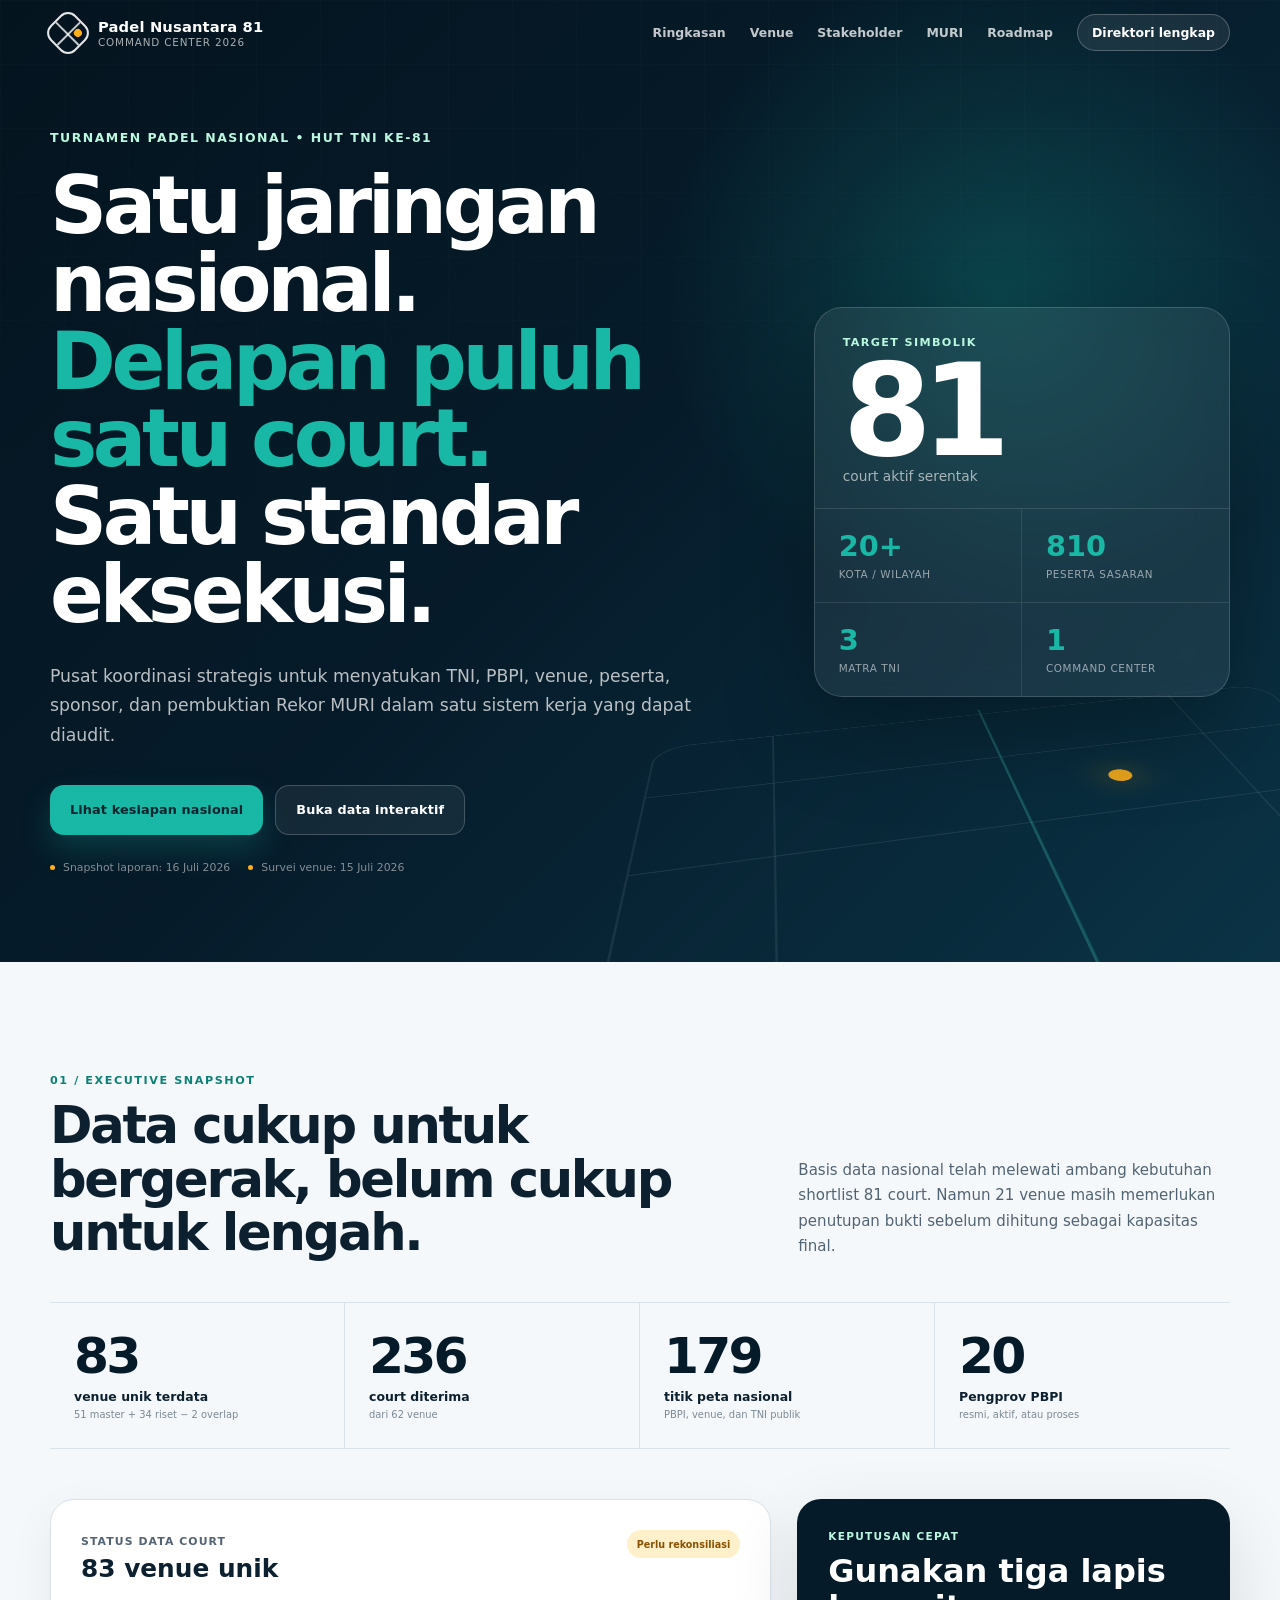
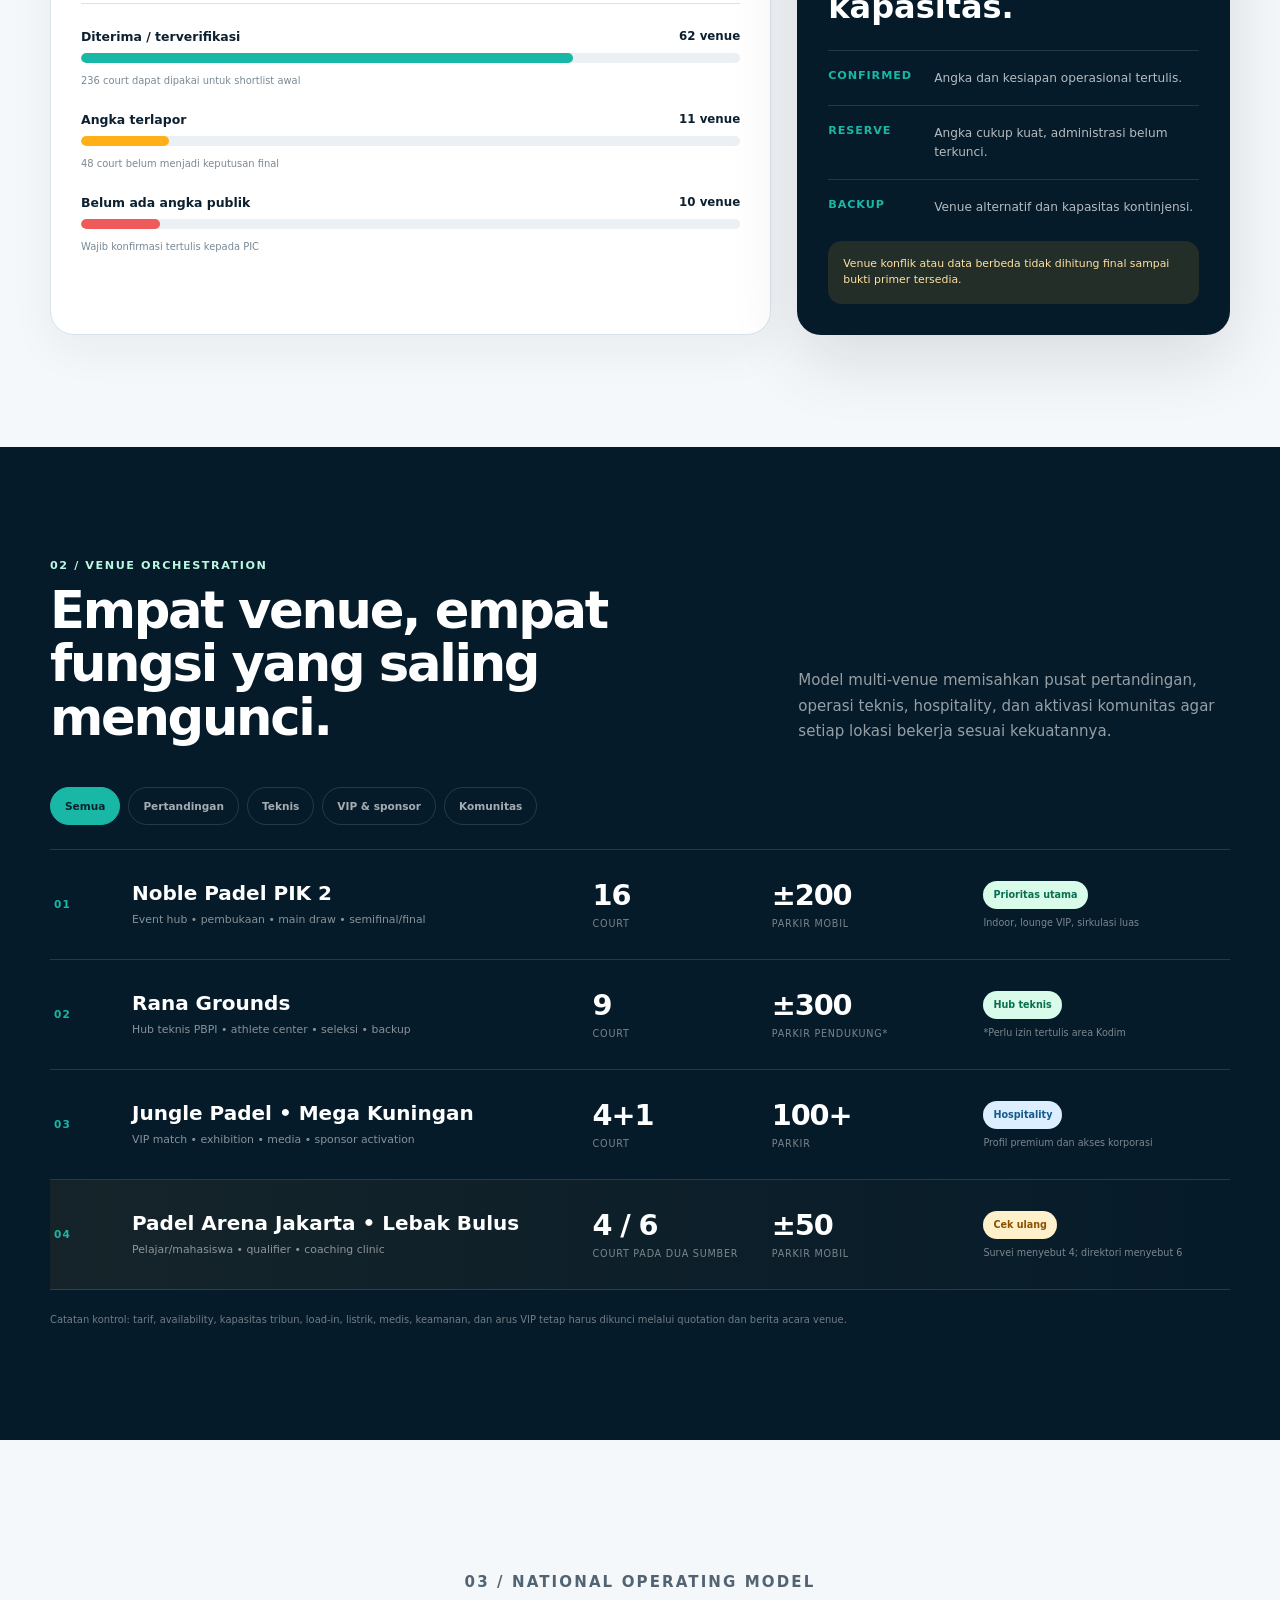
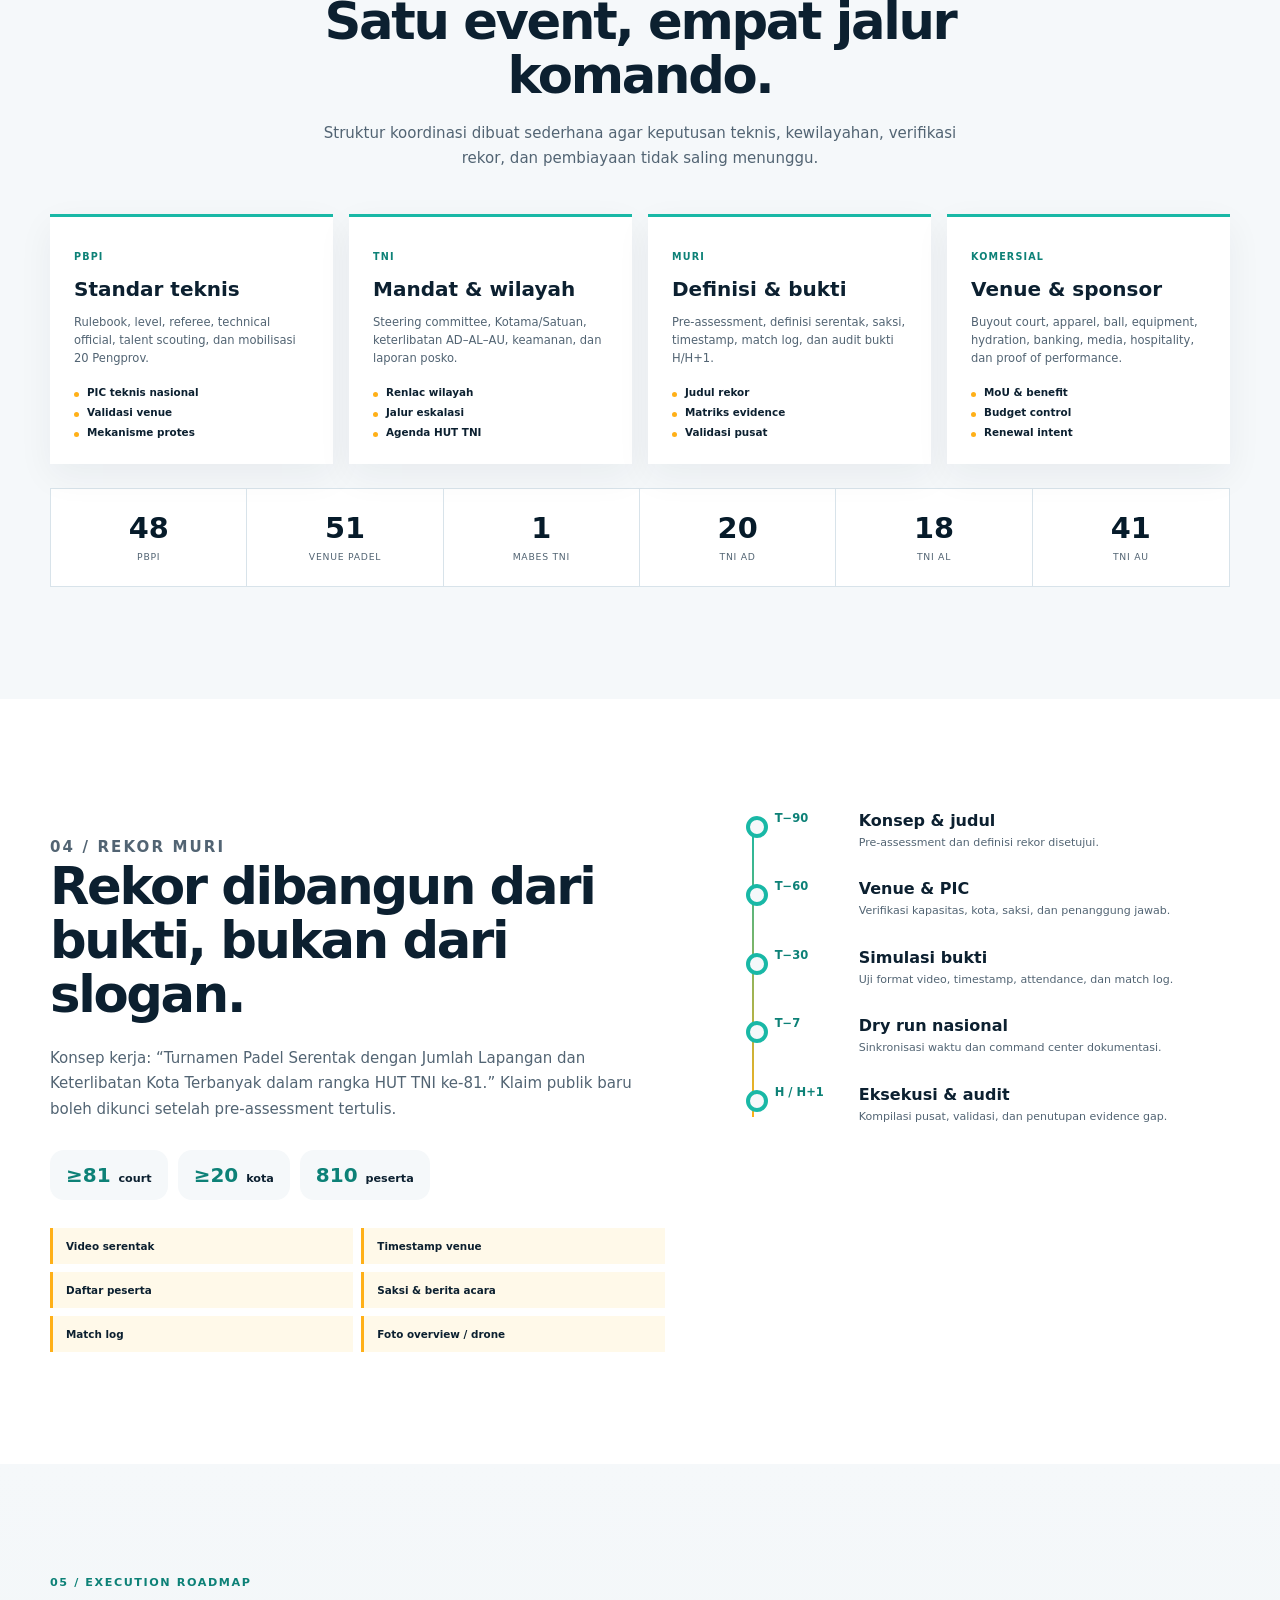
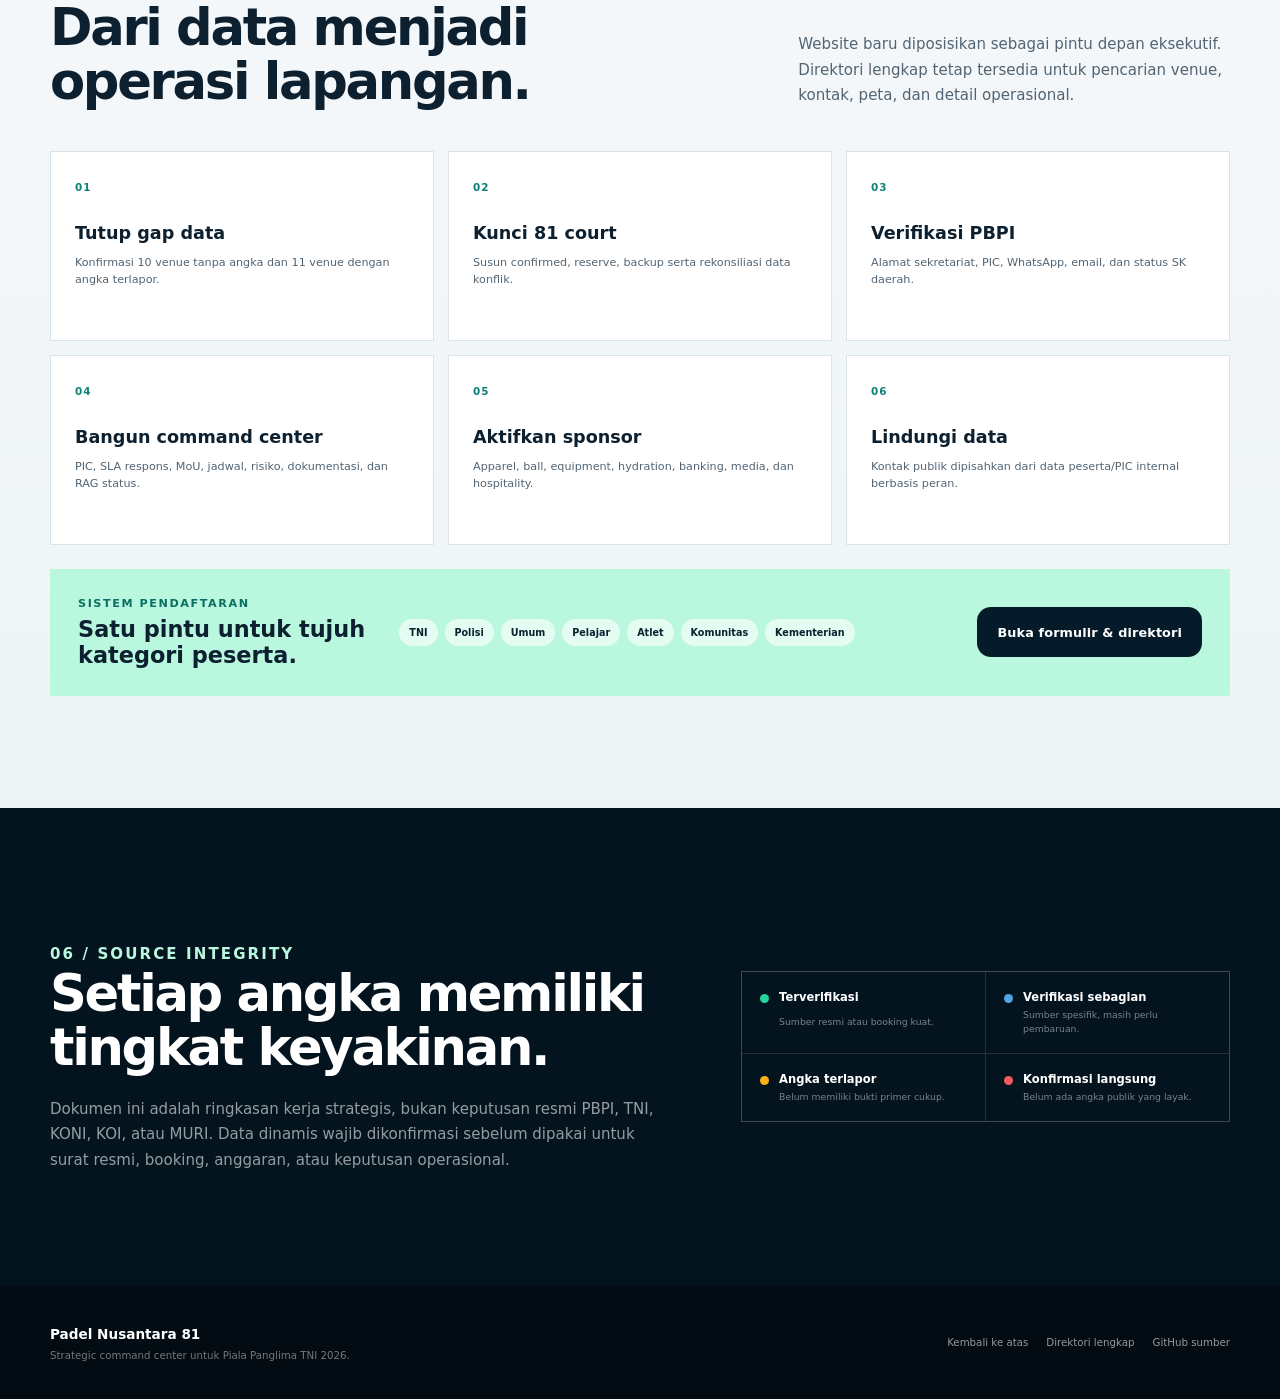
<file: index.html>
<!doctype html><html lang="id"><head><meta charset="utf-8"><meta name="viewport" content="width=device-width, initial-scale=1"><meta name="theme-color" content="#061b2a"><meta name="description" content="Pusat informasi strategis Padel Nusantara 81, Turnamen Padel Nasional Piala Panglima TNI 2026, PBPI, venue, Rekor MURI, dan kesiapan operasional nasional."><title>Padel Nusantara 81 | Command Center 2026</title><link rel="stylesheet" href="/redesign-v15-1.css?v=20260719a"><link rel="stylesheet" href="/redesign-v15-2.css?v=20260719a"><link rel="stylesheet" href="/redesign-v15-3.css?v=20260719a"><link rel="stylesheet" href="/redesign-v15-4.css?v=20260719a"></head><body><a class="skip-link" href="#main">Lewati ke konten</a><header class="site-header" data-header><div class="header-shell"><a class="brand" href="#top" aria-label="Padel Nusantara 81"><span class="brand-mark" aria-hidden="true"><span></span></span><span class="brand-copy"><strong>Padel Nusantara 81</strong><small>Command Center 2026</small></span></a><button class="menu-toggle" type="button" aria-expanded="false" aria-controls="primary-nav" data-menu-toggle><span></span><span></span><span></span><span class="sr-only">Buka navigasi</span></button><nav class="primary-nav" id="primary-nav" aria-label="Navigasi utama" data-nav><a href="#ringkasan">Ringkasan</a><a href="#venue">Venue</a><a href="#stakeholder">Stakeholder</a><a href="#muri">MURI</a><a href="#roadmap">Roadmap</a><a class="nav-cta" href="/legacy.html">Direktori lengkap</a></nav></div></header><main id="main"><section class="hero" id="top" aria-labelledby="hero-title"><div class="hero-court" aria-hidden="true"><span class="court-line court-line-a"></span><span class="court-line court-line-b"></span><span class="court-line court-line-c"></span><span class="court-net"></span><span class="court-ball"></span></div><div class="hero-shell"><div class="hero-copy"><p class="hero-overline">Turnamen Padel Nasional • HUT TNI ke-81</p><h1 id="hero-title">Satu jaringan nasional.<br><span>Delapan puluh satu court.</span><br>Satu standar eksekusi.</h1><p class="hero-lead">Pusat koordinasi strategis untuk menyatukan TNI, PBPI, venue, peserta, sponsor, dan pembuktian Rekor MURI dalam satu sistem kerja yang dapat diaudit.</p><div class="hero-actions"><a class="button button-primary" href="#ringkasan">Lihat kesiapan nasional</a><a class="button button-secondary" href="/legacy.html">Buka data interaktif</a></div><div class="snapshot-row" aria-label="Tanggal sumber data"><span>Snapshot laporan: 16 Juli 2026</span><span>Survei venue: 15 Juli 2026</span></div></div><aside class="hero-scoreboard" aria-label="Target utama program"><div class="scoreboard-head"><span>Target simbolik</span><strong>81</strong><small>court aktif serentak</small></div><div class="scoreboard-grid"><div><strong>20+</strong><span>kota / wilayah</span></div><div><strong>810</strong><span>peserta sasaran</span></div><div><strong>3</strong><span>matra TNI</span></div><div><strong>1</strong><span>command center</span></div></div></aside></div></section><section class="section executive" id="ringkasan" aria-labelledby="ringkasan-title"><div class="section-shell"><div class="section-heading split-heading"><div><p class="section-index">01 / Executive snapshot</p><h2 id="ringkasan-title">Data cukup untuk bergerak, belum cukup untuk lengah.</h2></div><p>Basis data nasional telah melewati ambang kebutuhan shortlist 81 court. Namun 21 venue masih memerlukan penutupan bukti sebelum dihitung sebagai kapasitas final.</p></div><div class="metric-ribbon" aria-label="Metrik utama"><article><strong>83</strong><span>venue unik terdata</span><small>51 master + 34 riset − 2 overlap</small></article><article><strong>236</strong><span>court diterima</span><small>dari 62 venue</small></article><article><strong>179</strong><span>titik peta nasional</span><small>PBPI, venue, dan TNI publik</small></article><article><strong>20</strong><span>Pengprov PBPI</span><small>resmi, aktif, atau proses</small></article></div><div class="readiness-layout"><div class="readiness-panel"><div class="panel-title"><div><span>Status data court</span><h3>83 venue unik</h3></div><span class="status-chip status-review">Perlu rekonsiliasi</span></div><div class="progress-list"><div class="progress-row"><div class="progress-label"><span>Diterima / terverifikasi</span><strong>62 venue</strong></div><div class="progress-track"><span style="--progress:74.7%"></span></div><small>236 court dapat dipakai untuk shortlist awal</small></div><div class="progress-row warning"><div class="progress-label"><span>Angka terlapor</span><strong>11 venue</strong></div><div class="progress-track"><span style="--progress:13.3%"></span></div><small>48 court belum menjadi keputusan final</small></div><div class="progress-row danger"><div class="progress-label"><span>Belum ada angka publik</span><strong>10 venue</strong></div><div class="progress-track"><span style="--progress:12%"></span></div><small>Wajib konfirmasi tertulis kepada PIC</small></div></div></div><aside class="decision-panel"><p class="panel-eyebrow">Keputusan cepat</p><h3>Gunakan tiga lapis kapasitas.</h3><ol><li><strong>Confirmed</strong><span>Angka dan kesiapan operasional tertulis.</span></li><li><strong>Reserve</strong><span>Angka cukup kuat, administrasi belum terkunci.</span></li><li><strong>Backup</strong><span>Venue alternatif dan kapasitas kontinjensi.</span></li></ol><p class="decision-note">Venue konflik atau data berbeda tidak dihitung final sampai bukti primer tersedia.</p></aside></div></div></section><section class="section venue-section" id="venue" aria-labelledby="venue-title"><div class="section-shell"><div class="section-heading split-heading light-heading"><div><p class="section-index">02 / Venue orchestration</p><h2 id="venue-title">Empat venue, empat fungsi yang saling mengunci.</h2></div><p>Model multi-venue memisahkan pusat pertandingan, operasi teknis, hospitality, dan aktivasi komunitas agar setiap lokasi bekerja sesuai kekuatannya.</p></div><div class="venue-filter" role="group" aria-label="Filter peran venue"><button type="button" class="active" data-venue-filter="all">Semua</button><button type="button" data-venue-filter="main">Pertandingan</button><button type="button" data-venue-filter="technical">Teknis</button><button type="button" data-venue-filter="vip">VIP & sponsor</button><button type="button" data-venue-filter="community">Komunitas</button></div><div class="venue-list" data-venue-list><article class="venue-row" data-role="main"><div class="venue-number">01</div><div class="venue-name"><h3>Noble Padel PIK 2</h3><p>Event hub • pembukaan • main draw • semifinal/final</p></div><div class="venue-stat"><strong>16</strong><span>court</span></div><div class="venue-stat"><strong>±200</strong><span>parkir mobil</span></div><div class="venue-status"><span class="status-chip status-good">Prioritas utama</span><small>Indoor, lounge VIP, sirkulasi luas</small></div></article><article class="venue-row" data-role="technical"><div class="venue-number">02</div><div class="venue-name"><h3>Rana Grounds</h3><p>Hub teknis PBPI • athlete center • seleksi • backup</p></div><div class="venue-stat"><strong>9</strong><span>court</span></div><div class="venue-stat"><strong>±300</strong><span>parkir pendukung*</span></div><div class="venue-status"><span class="status-chip status-good">Hub teknis</span><small>*Perlu izin tertulis area Kodim</small></div></article><article class="venue-row" data-role="vip"><div class="venue-number">03</div><div class="venue-name"><h3>Jungle Padel • Mega Kuningan</h3><p>VIP match • exhibition • media • sponsor activation</p></div><div class="venue-stat"><strong>4+1</strong><span>court</span></div><div class="venue-stat"><strong>100+</strong><span>parkir</span></div><div class="venue-status"><span class="status-chip status-info">Hospitality</span><small>Profil premium dan akses korporasi</small></div></article><article class="venue-row venue-row-review" data-role="community"><div class="venue-number">04</div><div class="venue-name"><h3>Padel Arena Jakarta • Lebak Bulus</h3><p>Pelajar/mahasiswa • qualifier • coaching clinic</p></div><div class="venue-stat"><strong>4 / 6</strong><span>court pada dua sumber</span></div><div class="venue-stat"><strong>±50</strong><span>parkir mobil</span></div><div class="venue-status"><span class="status-chip status-review">Cek ulang</span><small>Survei menyebut 4; direktori menyebut 6</small></div></article></div><p class="source-note">Catatan kontrol: tarif, availability, kapasitas tribun, load-in, listrik, medis, keamanan, dan arus VIP tetap harus dikunci melalui quotation dan berita acara venue.</p></div></section><section class="section stakeholder-section" id="stakeholder" aria-labelledby="stakeholder-title"><div class="section-shell"><div class="section-heading centered-heading"><p class="section-index">03 / National operating model</p><h2 id="stakeholder-title">Satu event, empat jalur komando.</h2><p>Struktur koordinasi dibuat sederhana agar keputusan teknis, kewilayahan, verifikasi rekor, dan pembiayaan tidak saling menunggu.</p></div><div class="lane-grid"><article><span class="lane-code">PBPI</span><h3>Standar teknis</h3><p>Rulebook, level, referee, technical official, talent scouting, dan mobilisasi 20 Pengprov.</p><ul><li>PIC teknis nasional</li><li>Validasi venue</li><li>Mekanisme protes</li></ul></article><article><span class="lane-code">TNI</span><h3>Mandat & wilayah</h3><p>Steering committee, Kotama/Satuan, keterlibatan AD–AL–AU, keamanan, dan laporan posko.</p><ul><li>Renlac wilayah</li><li>Jalur eskalasi</li><li>Agenda HUT TNI</li></ul></article><article><span class="lane-code">MURI</span><h3>Definisi & bukti</h3><p>Pre-assessment, definisi serentak, saksi, timestamp, match log, dan audit bukti H/H+1.</p><ul><li>Judul rekor</li><li>Matriks evidence</li><li>Validasi pusat</li></ul></article><article><span class="lane-code">KOMERSIAL</span><h3>Venue & sponsor</h3><p>Buyout court, apparel, ball, equipment, hydration, banking, media, hospitality, dan proof of performance.</p><ul><li>MoU & benefit</li><li>Budget control</li><li>Renewal intent</li></ul></article></div><div class="map-strip" aria-label="Komposisi peta nasional"><div><strong>48</strong><span>PBPI</span></div><div><strong>51</strong><span>venue padel</span></div><div><strong>1</strong><span>Mabes TNI</span></div><div><strong>20</strong><span>TNI AD</span></div><div><strong>18</strong><span>TNI AL</span></div><div><strong>41</strong><span>TNI AU</span></div></div></div></section><section class="section muri-section" id="muri" aria-labelledby="muri-title"><div class="section-shell muri-shell"><div class="muri-copy"><p class="section-index">04 / Rekor MURI</p><h2 id="muri-title">Rekor dibangun dari bukti, bukan dari slogan.</h2><p>Konsep kerja: “Turnamen Padel Serentak dengan Jumlah Lapangan dan Keterlibatan Kota Terbanyak dalam rangka HUT TNI ke-81.” Klaim publik baru boleh dikunci setelah pre-assessment tertulis.</p><div class="muri-targets"><span><strong>≥81</strong> court</span><span><strong>≥20</strong> kota</span><span><strong>810</strong> peserta</span></div><div class="evidence-grid"><span>Video serentak</span><span>Timestamp venue</span><span>Daftar peserta</span><span>Saksi & berita acara</span><span>Match log</span><span>Foto overview / drone</span></div></div><div class="timeline" aria-label="Milestone verifikasi MURI"><article><span>T−90</span><div><h3>Konsep & judul</h3><p>Pre-assessment dan definisi rekor disetujui.</p></div></article><article><span>T−60</span><div><h3>Venue & PIC</h3><p>Verifikasi kapasitas, kota, saksi, dan penanggung jawab.</p></div></article><article><span>T−30</span><div><h3>Simulasi bukti</h3><p>Uji format video, timestamp, attendance, dan match log.</p></div></article><article><span>T−7</span><div><h3>Dry run nasional</h3><p>Sinkronisasi waktu dan command center dokumentasi.</p></div></article><article><span>H / H+1</span><div><h3>Eksekusi & audit</h3><p>Kompilasi pusat, validasi, dan penutupan evidence gap.</p></div></article></div></div></section><section class="section roadmap-section" id="roadmap" aria-labelledby="roadmap-title"><div class="section-shell"><div class="section-heading split-heading"><div><p class="section-index">05 / Execution roadmap</p><h2 id="roadmap-title">Dari data menjadi operasi lapangan.</h2></div><p>Website baru diposisikan sebagai pintu depan eksekutif. Direktori lengkap tetap tersedia untuk pencarian venue, kontak, peta, dan detail operasional.</p></div><div class="roadmap-grid"><article><span>01</span><h3>Tutup gap data</h3><p>Konfirmasi 10 venue tanpa angka dan 11 venue dengan angka terlapor.</p></article><article><span>02</span><h3>Kunci 81 court</h3><p>Susun confirmed, reserve, backup serta rekonsiliasi data konflik.</p></article><article><span>03</span><h3>Verifikasi PBPI</h3><p>Alamat sekretariat, PIC, WhatsApp, email, dan status SK daerah.</p></article><article><span>04</span><h3>Bangun command center</h3><p>PIC, SLA respons, MoU, jadwal, risiko, dokumentasi, dan RAG status.</p></article><article><span>05</span><h3>Aktifkan sponsor</h3><p>Apparel, ball, equipment, hydration, banking, media, dan hospitality.</p></article><article><span>06</span><h3>Lindungi data</h3><p>Kontak publik dipisahkan dari data peserta/PIC internal berbasis peran.</p></article></div><div class="registration-band"><div><p class="section-index">Sistem pendaftaran</p><h3>Satu pintu untuk tujuh kategori peserta.</h3></div><div class="category-list"><span>TNI</span><span>Polisi</span><span>Umum</span><span>Pelajar</span><span>Atlet</span><span>Komunitas</span><span>Kementerian</span></div><a class="button button-dark" href="/legacy.html">Buka formulir & direktori</a></div></div></section><section class="section source-section" id="sources" aria-labelledby="sources-title"><div class="section-shell source-shell"><div><p class="section-index">06 / Source integrity</p><h2 id="sources-title">Setiap angka memiliki tingkat keyakinan.</h2><p>Dokumen ini adalah ringkasan kerja strategis, bukan keputusan resmi PBPI, TNI, KONI, KOI, atau MURI. Data dinamis wajib dikonfirmasi sebelum dipakai untuk surat resmi, booking, anggaran, atau keputusan operasional.</p></div><div class="legend-list"><div><span class="legend-dot verified"></span><strong>Terverifikasi</strong><small>Sumber resmi atau booking kuat.</small></div><div><span class="legend-dot partial"></span><strong>Verifikasi sebagian</strong><small>Sumber spesifik, masih perlu pembaruan.</small></div><div><span class="legend-dot reported"></span><strong>Angka terlapor</strong><small>Belum memiliki bukti primer cukup.</small></div><div><span class="legend-dot pending"></span><strong>Konfirmasi langsung</strong><small>Belum ada angka publik yang layak.</small></div></div></div></section></main><footer class="site-footer"><div class="footer-shell"><div><strong>Padel Nusantara 81</strong><p>Strategic command center untuk Piala Panglima TNI 2026.</p></div><div class="footer-links"><a href="#top">Kembali ke atas</a><a href="/legacy.html">Direktori lengkap</a><a href="https://github.com/adith92/Rangkuman-Padel">GitHub sumber</a></div></div></footer><script src="/redesign-v15.js?v=20260719a" defer></script></body></html>
</file>
<file: redesign-v15-1.css>
:root{
  --navy-950:#04141f;
  --navy-900:#061b2a;
  --navy-850:#0a2638;
  --navy-800:#0d3046;
  --blue:#155a8a;
  --teal:#19b8a6;
  --teal-dark:#0d8177;
  --mint:#baf7df;
  --amber:#ffb018;
  --red:#ef5b5b;
  --ink:#0c2030;
  --slate:#526473;
  --line:#d8e3ea;
  --paper:#f5f8fa;
  --white:#fff;
  --shadow:0 24px 70px rgba(3,20,31,.12);
  --radius:24px;
  --shell:min(1180px,calc(100% - 40px));
}
*{box-sizing:border-box}
html{scroll-behavior:smooth;scroll-padding-top:88px}
body{margin:0;background:var(--paper);color:var(--ink);font-family:Inter,ui-sans-serif,system-ui,-apple-system,BlinkMacSystemFont,"Segoe UI",sans-serif;text-rendering:optimizeLegibility}
a{color:inherit}
button,input,select{font:inherit}
button{color:inherit}
img,svg{display:block;max-width:100%}
.sr-only{position:absolute;width:1px;height:1px;padding:0;margin:-1px;overflow:hidden;clip:rect(0,0,0,0);white-space:nowrap;border:0}
.skip-link{position:fixed;z-index:9999;top:12px;left:12px;transform:translateY(-140%);background:#fff;color:#061b2a;padding:10px 14px;border-radius:10px;font-weight:800;transition:transform .2s}
.skip-link:focus{transform:none}
.site-header{position:fixed;z-index:1000;top:0;left:0;right:0;padding:14px 0;transition:background .25s,box-shadow .25s,padding .25s}
.site-header.scrolled{padding:8px 0;background:rgba(4,20,31,.9);backdrop-filter:blur(18px);box-shadow:0 10px 40px rgba(0,0,0,.16)}
.header-shell{width:var(--shell);margin:auto;display:flex;align-items:center;justify-content:space-between;gap:24px}
.brand{display:flex;align-items:center;gap:12px;text-decoration:none;color:#fff}
.brand-mark{position:relative;width:36px;height:36px;border:2px solid rgba(255,255,255,.9);border-radius:11px;transform:rotate(45deg);overflow:hidden}
.brand-mark:before,.brand-mark:after,.brand-mark span:before{content:"";position:absolute;background:rgba(255,255,255,.78)}
.brand-mark:before{width:2px;height:100%;left:50%;top:0}
.brand-mark:after{height:2px;width:100%;left:0;top:50%}
.brand-mark span:before{width:8px;height:8px;border-radius:50%;background:var(--amber);left:19px;top:5px}
.brand-copy{display:grid;gap:1px}
.brand-copy strong{font-size:.92rem;letter-spacing:.01em}
.brand-copy small{font-size:.65rem;color:rgba(255,255,255,.66);letter-spacing:.08em;text-transform:uppercase}
.primary-nav{display:flex;align-items:center;gap:24px}
.primary-nav a{text-decoration:none;color:rgba(255,255,255,.76);font-size:.78rem;font-weight:700;transition:color .2s}
.primary-nav a:hover,.primary-nav a:focus-visible{color:#fff}
.primary-nav .nav-cta{padding:10px 14px;border:1px solid rgba(255,255,255,.24);border-radius:999px;color:#fff;background:rgba(255,255,255,.08)}
.menu-toggle{display:none;background:none;border:0;width:42px;height:42px;padding:9px;cursor:pointer}
.menu-toggle span:not(.sr-only){display:block;height:2px;background:#fff;margin:5px 0;border-radius:2px}
.hero{position:relative;min-height:820px;display:grid;align-items:center;overflow:hidden;background:radial-gradient(circle at 78% 30%,rgba(25,184,166,.24),transparent 28%),linear-gradient(135deg,var(--navy-950),var(--navy-900) 48%,#0a3345);color:#fff}
.hero:before{content:"";position:absolute;inset:0;background:linear-gradient(rgba(255,255,255,.025) 1px,transparent 1px),linear-gradient(90deg,rgba(255,255,255,.025) 1px,transparent 1px);background-size:64px 64px;mask-image:linear-gradient(to bottom,rgba(0,0,0,.7),transparent 90%)}
.hero-shell{position:relative;z-index:2;width:var(--shell);margin:auto;padding:130px 0 88px;display:grid;grid-template-columns:minmax(0,1.25fr) minmax(330px,.75fr);gap:70px;align-items:center}
.hero-copy{max-width:760px}
.hero-overline{margin:0 0 22px;color:var(--mint);font-size:.78rem;font-weight:800;letter-spacing:.12em;text-transform:uppercase}
.hero h1{margin:0;font-size:clamp(3.4rem,6.2vw,6.3rem);line-height:.98;letter-spacing:-.055em;max-width:980px}
.hero h1 span{color:var(--teal)}
.hero-lead{max-width:690px;margin:28px 0 0;color:rgba(255,255,255,.72);font-size:1.08rem;line-height:1.72}
.hero-actions{display:flex;flex-wrap:wrap;gap:12px;margin-top:34px}
.button{display:inline-flex;align-items:center;justify-content:center;min-height:50px;padding:0 20px;border-radius:14px;text-decoration:none;font-size:.8rem;font-weight:850;letter-spacing:.01em;transition:transform .2s,box-shadow .2s,background .2s}
.button:hover{transform:translateY(-2px)}
.button-primary{background:var(--teal);color:#05242d;box-shadow:0 14px 30px rgba(25,184,166,.22)}
.button-secondary{border:1px solid rgba(255,255,255,.2);background:rgba(255,255,255,.06);color:#fff}
.button-dark{background:var(--navy-900);color:#fff;white-space:nowrap}
.snapshot-row{display:flex;flex-wrap:wrap;gap:18px;margin-top:26px;color:rgba(255,255,255,.5);font-size:.68rem}
.snapshot-row span{display:flex;align-items:center;gap:8px}
.snapshot-row span:before{content:"";width:5px;height:5px;border-radius:50%;background:var(--amber)}
.hero-scoreboard{border:1px solid rgba(255,255,255,.16);border-radius:28px;background:rgba(255,255,255,.07);backdrop-filter:blur(16px);box-shadow:0 35px 90px rgba(0,0,0,.28);overflow:hidden}
.scoreboard-head{padding:28px 28px 24px;border-bottom:1px solid rgba(255,255,255,.12);display:grid}
.scoreboard-head span{font-size:.7rem;letter-spacing:.12em;text-transform:uppercase;color:var(--mint);font-weight:800}
.scoreboard-head strong{margin-top:4px;font-size:8rem;line-height:.9;letter-spacing:-.08em;color:#fff}
.scoreboard-head small{font-size:.86rem;color:rgba(255,255,255,.62)}
.scoreboard-grid{display:grid;grid-template-columns:1fr 1fr}
.scoreboard-grid div{padding:20px 24px;border-right:1px solid rgba(255,255,255,.1);border-bottom:1px solid rgba(255,255,255,.1)}
.scoreboard-grid div:nth-child(even){border-right:0}
.scoreboard-grid div:nth-last-child(-n+2){border-bottom:0}
.scoreboard-grid strong{display:block;font-size:1.8rem;color:var(--teal)}
.scoreboard-grid span{font-size:.65rem;color:rgba(255,255,255,.56);text-transform:uppercase;letter-spacing:.06em}
.hero-court{position:absolute;right:-130px;bottom:-120px;width:760px;height:520px;border:2px solid rgba(255,255,255,.08);border-radius:40px;transform:perspective(900px) rotateX(58deg) rotateZ(-14deg);opacity:.9}
.hero-court:before,.hero-court:after,.court-line,.court-net{content:"";position:absolute;background:rgba(255,255,255,.08)}
.hero-court:before{width:2px;height:100%;left:50%;top:0}
.hero-court:after{height:2px;width:100%;left:0;top:50%}
.court-line-a{left:17%;top:0;width:2px;height:100%}
.court-line-b{right:17%;top:0;width:2px;height:100%}
.court-line-c{left:0;top:22%;width:100%;height:2px}
.court-net{left:50%;top:-3%;width:3px;height:106%;background:rgba(25,184,166,.28)}
.court-ball{position:absolute;left:64%;top:34%;width:26px;height:26px;border-radius:50%;background:var(--amber);box-shadow:0 0 40px rgba(255,176,24,.5)}
</file>
<file: redesign-v15-2.css>
.section{padding:112px 0}
.section-shell{width:var(--shell);margin:auto}
.section-heading{margin-bottom:42px}
.split-heading{display:grid;grid-template-columns:minmax(0,1.1fr) minmax(300px,.7fr);gap:70px;align-items:end}
.section-index{margin:0 0 12px;color:var(--teal-dark);font-size:.7rem;font-weight:850;text-transform:uppercase;letter-spacing:.14em}
.section-heading h2,.muri-copy h2,.source-shell h2{margin:0;font-size:clamp(2.3rem,4vw,4.15rem);line-height:1.05;letter-spacing:-.045em}
.section-heading>p,.split-heading>p,.centered-heading>p,.muri-copy>p,.source-shell>div>p{margin:0;color:var(--slate);line-height:1.7;font-size:.94rem}
.metric-ribbon{display:grid;grid-template-columns:repeat(4,1fr);border-top:1px solid var(--line);border-bottom:1px solid var(--line);margin:12px 0 50px}
.metric-ribbon article{padding:28px 24px;border-right:1px solid var(--line)}
.metric-ribbon article:last-child{border-right:0}
.metric-ribbon strong{display:block;font-size:3.15rem;line-height:1;color:var(--navy-900);letter-spacing:-.055em}
.metric-ribbon span{display:block;margin-top:8px;font-size:.78rem;font-weight:850}
.metric-ribbon small{display:block;margin-top:5px;color:#7b8994;font-size:.62rem}
.readiness-layout{display:grid;grid-template-columns:minmax(0,1.25fr) minmax(320px,.75fr);gap:26px}
.readiness-panel,.decision-panel{border-radius:var(--radius);background:#fff;border:1px solid var(--line);box-shadow:0 14px 45px rgba(12,32,48,.06)}
.readiness-panel{padding:30px}
.panel-title{display:flex;justify-content:space-between;align-items:flex-start;gap:20px;padding-bottom:20px;border-bottom:1px solid var(--line)}
.panel-title span:first-child{font-size:.68rem;color:var(--slate);text-transform:uppercase;letter-spacing:.1em;font-weight:800}
.panel-title h3{margin:5px 0 0;font-size:1.55rem}
.status-chip{display:inline-flex;align-items:center;min-height:28px;padding:0 10px;border-radius:999px;font-size:.6rem;font-weight:850;white-space:nowrap}
.status-good{background:#d9fbe9;color:#0a6f50}
.status-review{background:#fff0cc;color:#8a5100}
.status-info{background:#dceeff;color:#155a8a}
.progress-list{display:grid;gap:24px;margin-top:25px}
.progress-label{display:flex;justify-content:space-between;gap:20px;font-size:.78rem}
.progress-label span{font-weight:750}.progress-label strong{font-size:.74rem}
.progress-track{height:10px;border-radius:999px;background:#eaf0f3;margin:9px 0 6px;overflow:hidden}
.progress-track span{display:block;width:var(--progress);height:100%;border-radius:inherit;background:var(--teal)}
.progress-row.warning .progress-track span{background:var(--amber)}
.progress-row.danger .progress-track span{background:var(--red)}
.progress-row small{color:#7a8994;font-size:.62rem}
.decision-panel{padding:30px;background:var(--navy-900);color:#fff;border-color:transparent;box-shadow:var(--shadow)}
.panel-eyebrow{margin:0;color:var(--mint);font-size:.66rem;text-transform:uppercase;letter-spacing:.12em;font-weight:850}
.decision-panel h3{font-size:2rem;line-height:1.12;margin:12px 0 24px}
.decision-panel ol{list-style:none;margin:0;padding:0;display:grid;gap:18px}
.decision-panel li{display:grid;grid-template-columns:90px 1fr;gap:16px;padding-top:18px;border-top:1px solid rgba(255,255,255,.12)}
.decision-panel li strong{color:var(--teal);font-size:.7rem;text-transform:uppercase;letter-spacing:.08em}
.decision-panel li span{color:rgba(255,255,255,.7);font-size:.76rem;line-height:1.5}
.decision-note{margin:25px 0 0;padding:15px;border-radius:14px;background:rgba(255,176,24,.12);color:#ffe2a1;font-size:.68rem;line-height:1.5}
</file>
<file: redesign-v15-3.css>
.venue-section{background:var(--navy-900);color:#fff}
.light-heading .section-index{color:var(--mint)}
.light-heading>p{color:rgba(255,255,255,.58)}
.venue-filter{display:flex;flex-wrap:wrap;gap:8px;margin-bottom:24px}
.venue-filter button{border:1px solid rgba(255,255,255,.13);background:transparent;color:rgba(255,255,255,.64);border-radius:999px;min-height:38px;padding:0 14px;font-size:.66rem;font-weight:800;cursor:pointer}
.venue-filter button.active{background:var(--teal);border-color:var(--teal);color:#05242d}
.venue-list{border-top:1px solid rgba(255,255,255,.13)}
.venue-row{display:grid;grid-template-columns:54px minmax(0,1.35fr) .48fr .58fr minmax(210px,.75fr);gap:24px;align-items:center;padding:28px 4px;border-bottom:1px solid rgba(255,255,255,.13);transition:opacity .2s,transform .2s,background .2s}
.venue-row[hidden]{display:none}
.venue-row:hover{background:rgba(255,255,255,.025)}
.venue-number{font-size:.66rem;color:var(--teal);letter-spacing:.1em;font-weight:850}
.venue-name h3{margin:0 0 7px;font-size:1.25rem}
.venue-name p{margin:0;color:rgba(255,255,255,.52);font-size:.68rem;line-height:1.45}
.venue-stat strong{display:block;font-size:1.8rem;letter-spacing:-.04em}
.venue-stat span{font-size:.6rem;color:rgba(255,255,255,.46);text-transform:uppercase;letter-spacing:.08em}
.venue-status{display:grid;gap:8px;justify-items:start}
.venue-status small{font-size:.6rem;color:rgba(255,255,255,.47)}
.venue-row-review{background:linear-gradient(90deg,rgba(255,176,24,.06),transparent)}
.source-note{margin:22px 0 0;color:rgba(255,255,255,.43);font-size:.62rem;line-height:1.6}
.centered-heading{text-align:center;max-width:790px;margin-left:auto;margin-right:auto}
.centered-heading>p{max-width:650px;margin:18px auto 0}
.lane-grid{display:grid;grid-template-columns:repeat(4,1fr);gap:16px}
.lane-grid article{padding:28px 24px 26px;border-top:3px solid var(--teal);background:#fff;box-shadow:0 12px 34px rgba(12,32,48,.055)}
.lane-code{font-size:.6rem;letter-spacing:.12em;color:var(--teal-dark);font-weight:900}
.lane-grid h3{font-size:1.25rem;margin:13px 0 10px}
.lane-grid p{color:var(--slate);font-size:.72rem;line-height:1.6}
.lane-grid ul{margin:18px 0 0;padding:0;list-style:none;display:grid;gap:8px}
.lane-grid li{font-size:.65rem;font-weight:750;display:flex;gap:8px}
.lane-grid li:before{content:"";width:5px;height:5px;border-radius:50%;background:var(--amber);margin-top:6px;flex:0 0 auto}
.map-strip{display:grid;grid-template-columns:repeat(6,1fr);margin-top:24px;border:1px solid var(--line);background:#fff}
.map-strip div{padding:22px 16px;text-align:center;border-right:1px solid var(--line)}
.map-strip div:last-child{border-right:0}
.map-strip strong{display:block;font-size:1.8rem;color:var(--navy-900)}
.map-strip span{font-size:.58rem;color:var(--slate);text-transform:uppercase;letter-spacing:.08em}
.muri-section{background:#fff}
.muri-shell{display:grid;grid-template-columns:minmax(0,.95fr) minmax(360px,.75fr);gap:80px;align-items:start}
.muri-copy>p{margin-top:24px}
.muri-targets{display:flex;flex-wrap:wrap;gap:10px;margin:28px 0}
.muri-targets span{padding:13px 16px;border-radius:14px;background:var(--paper);font-size:.7rem;font-weight:800}
.muri-targets strong{font-size:1.25rem;margin-right:4px;color:var(--teal-dark)}
.evidence-grid{display:grid;grid-template-columns:repeat(2,1fr);gap:8px}
.evidence-grid span{padding:12px 13px;border-left:3px solid var(--amber);background:#fff9e9;font-size:.65rem;font-weight:750}
.timeline{position:relative;padding-left:30px}
.timeline:before{content:"";position:absolute;left:7px;top:9px;bottom:9px;width:2px;background:linear-gradient(var(--teal),var(--amber))}
.timeline article{position:relative;display:grid;grid-template-columns:66px 1fr;gap:18px;padding:0 0 28px}
.timeline article:last-child{padding-bottom:0}
.timeline article:before{content:"";position:absolute;left:-29px;top:5px;width:14px;height:14px;border-radius:50%;background:var(--paper);border:4px solid var(--teal)}
.timeline span{font-size:.72rem;font-weight:900;color:var(--teal-dark)}
.timeline h3{margin:0 0 5px;font-size:1rem}
.timeline p{margin:0;color:var(--slate);font-size:.69rem;line-height:1.5}
.roadmap-section{background:linear-gradient(180deg,var(--paper),#eef4f6)}
.roadmap-grid{display:grid;grid-template-columns:repeat(3,1fr);gap:14px}
.roadmap-grid article{padding:24px;background:#fff;border:1px solid var(--line);min-height:190px}
.roadmap-grid article>span{font-size:.65rem;color:var(--teal-dark);font-weight:900;letter-spacing:.1em}
.roadmap-grid h3{font-size:1.1rem;margin:28px 0 10px}
.roadmap-grid p{color:var(--slate);font-size:.7rem;line-height:1.55}
.registration-band{display:grid;grid-template-columns:minmax(220px,.8fr) minmax(360px,1.5fr) auto;gap:28px;align-items:center;margin-top:24px;padding:28px;background:var(--mint)}
.registration-band .section-index{color:#0a6f62;margin-bottom:6px}
.registration-band h3{margin:0;font-size:1.4rem}
.category-list{display:flex;flex-wrap:wrap;gap:7px}
.category-list span{padding:8px 10px;border-radius:999px;background:rgba(255,255,255,.62);font-size:.6rem;font-weight:800}
.source-section{background:var(--navy-950);color:#fff}
.source-shell{display:grid;grid-template-columns:minmax(0,1fr) minmax(380px,.8fr);gap:80px;align-items:center}
.source-shell .section-index{color:var(--mint)}
.source-shell>div>p{margin-top:22px;color:rgba(255,255,255,.58)}
.legend-list{display:grid;grid-template-columns:repeat(2,1fr);gap:1px;background:rgba(255,255,255,.12);border:1px solid rgba(255,255,255,.12)}
.legend-list div{display:grid;grid-template-columns:auto 1fr;column-gap:10px;row-gap:4px;padding:18px;background:var(--navy-950)}
.legend-list strong{font-size:.72rem}.legend-list small{grid-column:2;color:rgba(255,255,255,.47);font-size:.58rem;line-height:1.45}
.legend-dot{width:9px;height:9px;border-radius:50%;margin-top:4px}.legend-dot.verified{background:#25d49b}.legend-dot.partial{background:#51a3e1}.legend-dot.reported{background:var(--amber)}.legend-dot.pending{background:var(--red)}
.site-footer{padding:38px 0;background:#020c12;color:#fff}
.footer-shell{width:var(--shell);margin:auto;display:flex;justify-content:space-between;align-items:center;gap:24px}
.footer-shell strong{font-size:.85rem}.footer-shell p{margin:6px 0 0;color:rgba(255,255,255,.45);font-size:.64rem}
.footer-links{display:flex;flex-wrap:wrap;gap:18px}.footer-links a{font-size:.64rem;color:rgba(255,255,255,.58);text-decoration:none}.footer-links a:hover{color:#fff}
</file>
<file: redesign-v15-4.css>
@media(max-width:1050px){
  .primary-nav{gap:15px}.hero-shell{grid-template-columns:1fr .65fr;gap:40px}.hero h1{font-size:clamp(3.1rem,7vw,5.5rem)}
  .metric-ribbon{grid-template-columns:repeat(2,1fr)}.metric-ribbon article:nth-child(2){border-right:0}.metric-ribbon article:nth-child(-n+2){border-bottom:1px solid var(--line)}
  .venue-row{grid-template-columns:48px minmax(0,1.3fr) .45fr .55fr}.venue-status{grid-column:2/-1;display:flex;align-items:center;justify-content:space-between}
  .lane-grid{grid-template-columns:repeat(2,1fr)}.roadmap-grid{grid-template-columns:repeat(2,1fr)}
}
@media(max-width:820px){
  :root{--shell:min(100% - 28px,720px)}
  .site-header{padding:10px 0}.site-header.scrolled{padding:7px 0}.menu-toggle{display:block}.primary-nav{position:absolute;left:14px;right:14px;top:68px;display:grid;gap:0;padding:10px;border-radius:18px;background:#081e2d;border:1px solid rgba(255,255,255,.12);box-shadow:0 24px 60px rgba(0,0,0,.3);transform:translateY(-12px);opacity:0;pointer-events:none;transition:opacity .2s,transform .2s}.primary-nav.open{transform:none;opacity:1;pointer-events:auto}.primary-nav a{padding:13px 12px;border-bottom:1px solid rgba(255,255,255,.08)}.primary-nav a:last-child{border-bottom:0}.primary-nav .nav-cta{margin-top:5px;text-align:center}
  .hero{min-height:auto}.hero-shell{grid-template-columns:1fr;padding:120px 0 70px}.hero-scoreboard{max-width:520px}.hero-court{right:-420px;bottom:-130px}.hero h1{font-size:clamp(3.25rem,12vw,5.5rem)}
  .section{padding:82px 0}.split-heading,.readiness-layout,.muri-shell,.source-shell{grid-template-columns:1fr;gap:28px}.section-heading{margin-bottom:32px}.split-heading>p{max-width:650px}
  .venue-row{grid-template-columns:42px minmax(0,1fr) .4fr;gap:16px}.venue-stat:nth-of-type(2){display:none}.venue-status{grid-column:2/-1}.lane-grid{grid-template-columns:1fr 1fr}.map-strip{grid-template-columns:repeat(3,1fr)}.map-strip div:nth-child(3){border-right:0}.map-strip div:nth-child(-n+3){border-bottom:1px solid var(--line)}
  .registration-band{grid-template-columns:1fr}.button-dark{justify-self:start}.legend-list{max-width:650px}
}
@media(max-width:560px){
  :root{--shell:calc(100% - 22px)}
  .brand-copy small{display:none}.hero-shell{padding-top:105px}.hero h1{font-size:clamp(2.8rem,14vw,4.5rem)}.hero-lead{font-size:.94rem}.hero-actions{display:grid}.button{width:100%}.snapshot-row{display:grid;gap:8px}
  .scoreboard-head strong{font-size:6rem}.scoreboard-grid div{padding:17px}.scoreboard-grid strong{font-size:1.5rem}
  .section{padding:68px 0}.section-heading h2,.muri-copy h2,.source-shell h2{font-size:clamp(2.15rem,10vw,3.2rem)}
  .metric-ribbon{grid-template-columns:1fr 1fr}.metric-ribbon article{padding:22px 14px}.metric-ribbon strong{font-size:2.5rem}.metric-ribbon span{font-size:.67rem}.metric-ribbon small{font-size:.56rem}
  .readiness-panel,.decision-panel{padding:22px}.panel-title{display:grid}.decision-panel li{grid-template-columns:78px 1fr}
  .venue-filter{overflow-x:auto;flex-wrap:nowrap;padding-bottom:5px}.venue-filter button{flex:0 0 auto}.venue-row{grid-template-columns:34px minmax(0,1fr);padding:22px 0}.venue-stat{grid-column:2}.venue-stat:nth-of-type(2){display:block}.venue-status{grid-column:2;display:grid;justify-content:start}.venue-name h3{font-size:1.08rem}
  .lane-grid,.roadmap-grid{grid-template-columns:1fr}.map-strip{grid-template-columns:repeat(2,1fr)}.map-strip div{border-bottom:1px solid var(--line)}.map-strip div:nth-child(3){border-right:1px solid var(--line)}.map-strip div:nth-child(even){border-right:0}.map-strip div:nth-last-child(-n+2){border-bottom:0}
  .evidence-grid{grid-template-columns:1fr}.timeline{padding-left:24px}.timeline article{grid-template-columns:58px 1fr}.timeline article:before{left:-23px}
  .registration-band{padding:22px}.legend-list{grid-template-columns:1fr}.footer-shell{display:grid}.footer-links{display:grid;gap:10px}
}
@media(prefers-reduced-motion:reduce){html{scroll-behavior:auto}*,*:before,*:after{animation-duration:.01ms!important;animation-iteration-count:1!important;transition-duration:.01ms!important}}
</file>
